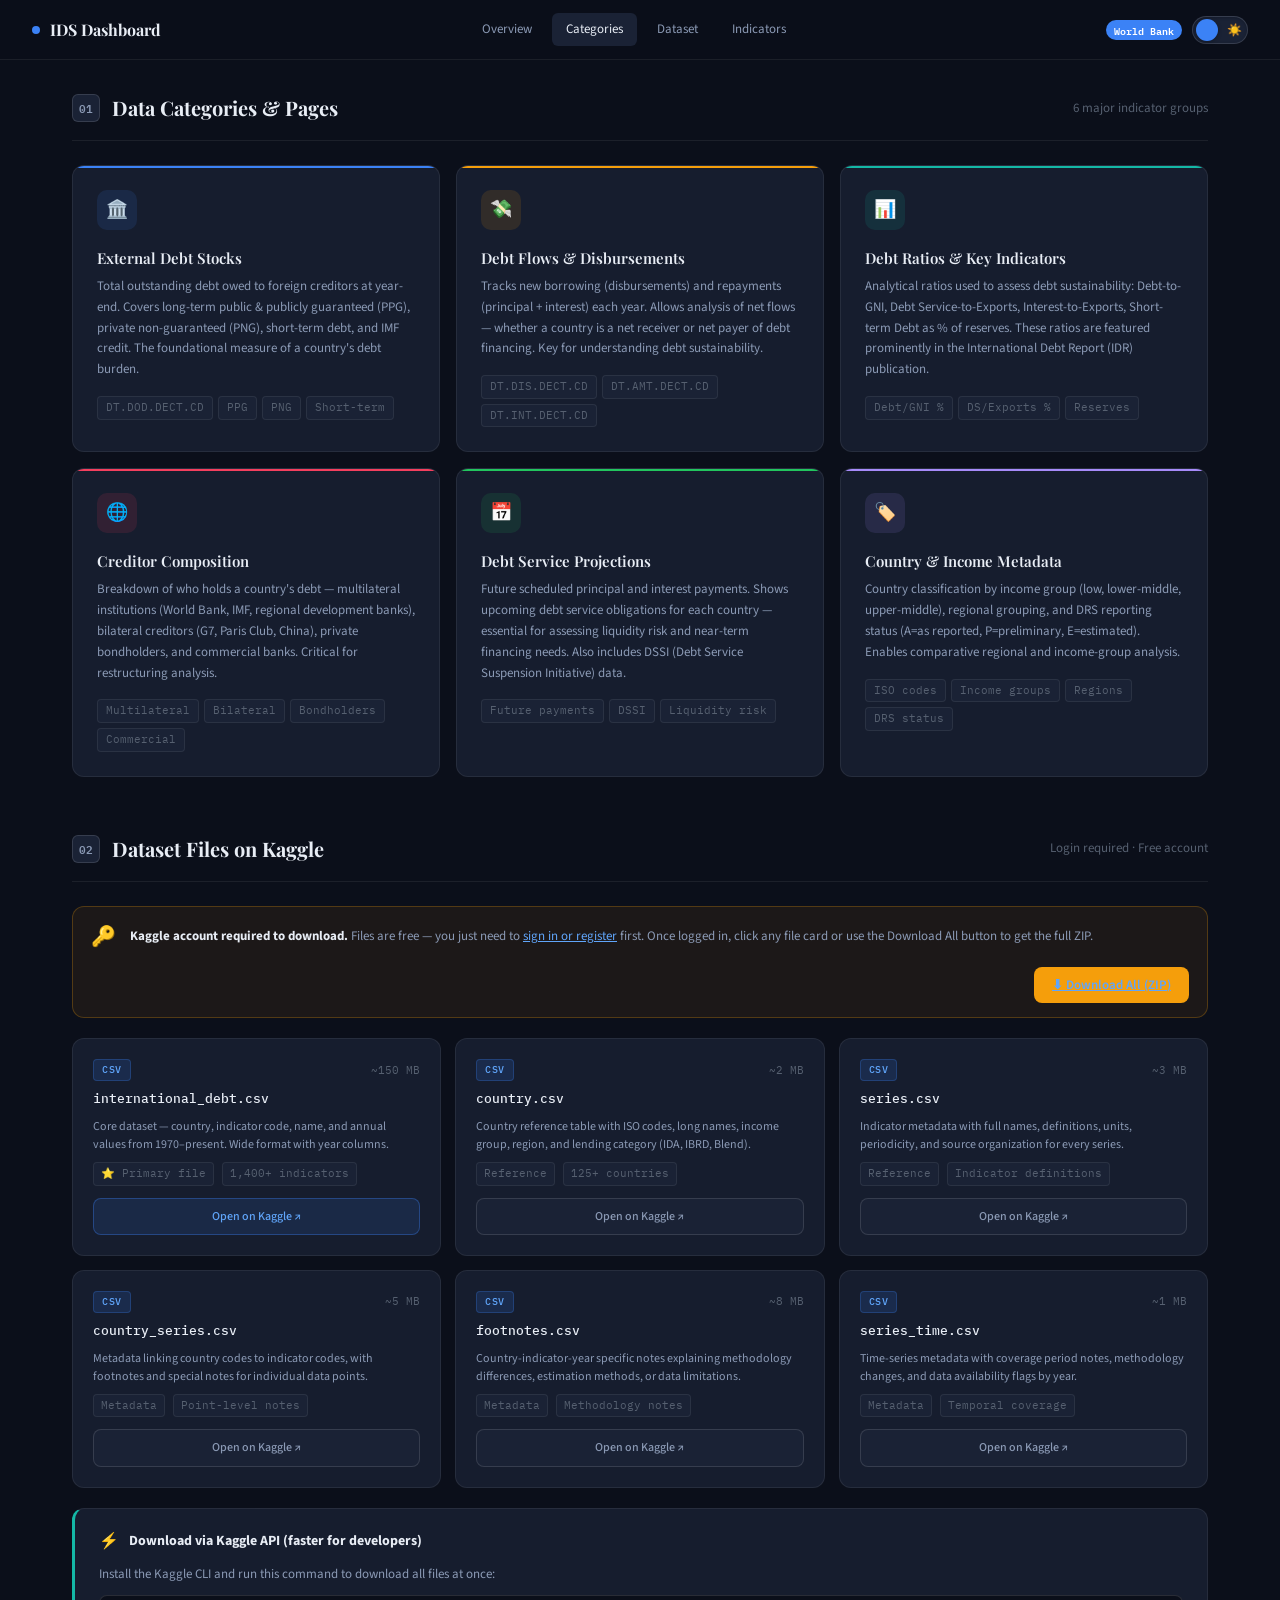
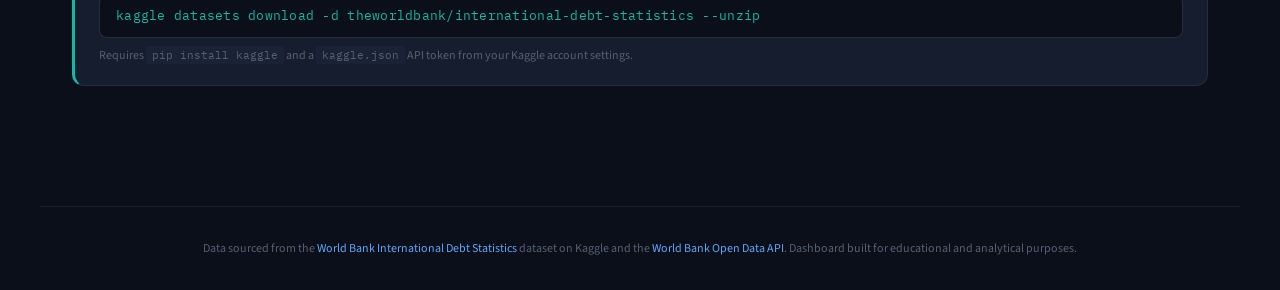
<file: FINALS-PROJECT/categories.html>
<!DOCTYPE html>
<html lang="en">
<head>
<meta charset="UTF-8">
<meta name="viewport" content="width=device-width, initial-scale=1.0">
<title>Categories — International Debt Statistics</title>
<link href="https://fonts.googleapis.com/css2?family=Playfair+Display:wght@600;700;800;900&family=Source+Sans+3:wght@300;400;500;600&family=IBM+Plex+Mono:wght@400;500&family=Special+Elite&family=Courier+Prime:wght@400;700&family=Libre+Baskerville:ital,wght@0,400;0,700;1,400&display=swap" rel="stylesheet">
<link rel="stylesheet" href="css/styles.css">
</head>
<script>
  if (localStorage.getItem('ids-theme') === 'light') {
    document.documentElement.classList.add('light');
  }
</script>
<body>

<nav>
  <div class="nav-brand">
    <span class="dot"></span>
    IDS Dashboard
  </div>
  <div class="nav-links">
    <a href="index.html">Overview</a>
    <a class="active" href="categories.html">Categories</a>
    <a href="dataset.html">Dataset</a>
    <a href="indicators.html">Indicators</a>
  </div>
  <div style="display:flex;align-items:center;gap:10px;">
    <span class="nav-badge">World Bank</span>
    <button id="theme-toggle" onclick="toggleTheme()" aria-label="Toggle light/dark mode" title="Toggle theme">
      <span class="toggle-track">
        <span class="toggle-thumb"></span>
        <span class="toggle-icon moon">🌙</span>
        <span class="toggle-icon sun">☀️</span>
      </span>
    </button>
  </div>
</nav>

<main style="padding-top:2rem;">
  <section>
    <div class="section-header">
      <span class="section-num">01</span>
      <h2>Data Categories & Pages</h2>
      <p>6 major indicator groups</p>
    </div>
    <div class="cat-grid">
      <div class="cat-card blue">
        <div class="cat-icon blue">🏛️</div>
        <h3>External Debt Stocks</h3>
        <p>Total outstanding debt owed to foreign creditors at year-end. Covers long-term public & publicly guaranteed (PPG), private non-guaranteed (PNG), short-term debt, and IMF credit. The foundational measure of a country's debt burden.</p>
        <div class="cat-tags">
          <span class="tag">DT.DOD.DECT.CD</span>
          <span class="tag">PPG</span>
          <span class="tag">PNG</span>
          <span class="tag">Short-term</span>
        </div>
      </div>
      <div class="cat-card gold">
        <div class="cat-icon gold">💸</div>
        <h3>Debt Flows & Disbursements</h3>
        <p>Tracks new borrowing (disbursements) and repayments (principal + interest) each year. Allows analysis of net flows — whether a country is a net receiver or net payer of debt financing. Key for understanding debt sustainability.</p>
        <div class="cat-tags">
          <span class="tag">DT.DIS.DECT.CD</span>
          <span class="tag">DT.AMT.DECT.CD</span>
          <span class="tag">DT.INT.DECT.CD</span>
        </div>
      </div>
      <div class="cat-card teal">
        <div class="cat-icon teal">📊</div>
        <h3>Debt Ratios & Key Indicators</h3>
        <p>Analytical ratios used to assess debt sustainability: Debt-to-GNI, Debt Service-to-Exports, Interest-to-Exports, Short-term Debt as % of reserves. These ratios are featured prominently in the International Debt Report (IDR) publication.</p>
        <div class="cat-tags">
          <span class="tag">Debt/GNI %</span>
          <span class="tag">DS/Exports %</span>
          <span class="tag">Reserves</span>
        </div>
      </div>
      <div class="cat-card rose">
        <div class="cat-icon rose">🌐</div>
        <h3>Creditor Composition</h3>
        <p>Breakdown of who holds a country's debt — multilateral institutions (World Bank, IMF, regional development banks), bilateral creditors (G7, Paris Club, China), private bondholders, and commercial banks. Critical for restructuring analysis.</p>
        <div class="cat-tags">
          <span class="tag">Multilateral</span>
          <span class="tag">Bilateral</span>
          <span class="tag">Bondholders</span>
          <span class="tag">Commercial</span>
        </div>
      </div>
      <div class="cat-card green">
        <div class="cat-icon green">📅</div>
        <h3>Debt Service Projections</h3>
        <p>Future scheduled principal and interest payments. Shows upcoming debt service obligations for each country — essential for assessing liquidity risk and near-term financing needs. Also includes DSSI (Debt Service Suspension Initiative) data.</p>
        <div class="cat-tags">
          <span class="tag">Future payments</span>
          <span class="tag">DSSI</span>
          <span class="tag">Liquidity risk</span>
        </div>
      </div>
      <div class="cat-card purple">
        <div class="cat-icon purple">🏷️</div>
        <h3>Country & Income Metadata</h3>
        <p>Country classification by income group (low, lower-middle, upper-middle), regional grouping, and DRS reporting status (A=as reported, P=preliminary, E=estimated). Enables comparative regional and income-group analysis.</p>
        <div class="cat-tags">
          <span class="tag">ISO codes</span>
          <span class="tag">Income groups</span>
          <span class="tag">Regions</span>
          <span class="tag">DRS status</span>
        </div>
      </div>
    </div>
  </section>

  <section>
    <div class="section-header">
      <span class="section-num">02</span>
      <h2>Dataset Files on Kaggle</h2>
      <p>Login required &middot; Free account</p>
    </div>

    <div class="dl-notice">
      <div class="dl-notice-icon">&#128273;</div>
      <div>
        <strong>Kaggle account required to download.</strong>
        Files are free &mdash; you just need to <a href="https://www.kaggle.com/account/login" target="_blank" rel="noopener">sign in or register</a> first.
        Once logged in, click any file card or use the Download All button to get the full ZIP.
      </div>
      <a class="dl-all-btn" href="https://www.kaggle.com/datasets/theworldbank/international-debt-statistics/download?datasetVersionNumber=2" target="_blank" rel="noopener">&#11015; Download All (ZIP)</a>
    </div>

    <div class="dl-grid">
      <div class="dl-card">
        <div class="dl-card-top"><span class="dl-badge">CSV</span><span class="dl-size">~150 MB</span></div>
        <h4>international_debt.csv</h4>
        <p>Core dataset &mdash; country, indicator code, name, and annual values from 1970&ndash;present. Wide format with year columns.</p>
        <div class="dl-meta"><span>&#11088; Primary file</span><span>1,400+ indicators</span></div>
        <a class="dl-btn primary" href="https://www.kaggle.com/datasets/theworldbank/international-debt-statistics?select=international_debt.csv" target="_blank" rel="noopener">Open on Kaggle &#8599;</a>
      </div>
      <div class="dl-card">
        <div class="dl-card-top"><span class="dl-badge">CSV</span><span class="dl-size">~2 MB</span></div>
        <h4>country.csv</h4>
        <p>Country reference table with ISO codes, long names, income group, region, and lending category (IDA, IBRD, Blend).</p>
        <div class="dl-meta"><span>Reference</span><span>125+ countries</span></div>
        <a class="dl-btn" href="https://www.kaggle.com/datasets/theworldbank/international-debt-statistics?select=country.csv" target="_blank" rel="noopener">Open on Kaggle &#8599;</a>
      </div>
      <div class="dl-card">
        <div class="dl-card-top"><span class="dl-badge">CSV</span><span class="dl-size">~3 MB</span></div>
        <h4>series.csv</h4>
        <p>Indicator metadata with full names, definitions, units, periodicity, and source organization for every series.</p>
        <div class="dl-meta"><span>Reference</span><span>Indicator definitions</span></div>
        <a class="dl-btn" href="https://www.kaggle.com/datasets/theworldbank/international-debt-statistics?select=series.csv" target="_blank" rel="noopener">Open on Kaggle &#8599;</a>
      </div>
      <div class="dl-card">
        <div class="dl-card-top"><span class="dl-badge">CSV</span><span class="dl-size">~5 MB</span></div>
        <h4>country_series.csv</h4>
        <p>Metadata linking country codes to indicator codes, with footnotes and special notes for individual data points.</p>
        <div class="dl-meta"><span>Metadata</span><span>Point-level notes</span></div>
        <a class="dl-btn" href="https://www.kaggle.com/datasets/theworldbank/international-debt-statistics?select=country_series.csv" target="_blank" rel="noopener">Open on Kaggle &#8599;</a>
      </div>
      <div class="dl-card">
        <div class="dl-card-top"><span class="dl-badge">CSV</span><span class="dl-size">~8 MB</span></div>
        <h4>footnotes.csv</h4>
        <p>Country-indicator-year specific notes explaining methodology differences, estimation methods, or data limitations.</p>
        <div class="dl-meta"><span>Metadata</span><span>Methodology notes</span></div>
        <a class="dl-btn" href="https://www.kaggle.com/datasets/theworldbank/international-debt-statistics?select=footnotes.csv" target="_blank" rel="noopener">Open on Kaggle &#8599;</a>
      </div>
      <div class="dl-card">
        <div class="dl-card-top"><span class="dl-badge">CSV</span><span class="dl-size">~1 MB</span></div>
        <h4>series_time.csv</h4>
        <p>Time-series metadata with coverage period notes, methodology changes, and data availability flags by year.</p>
        <div class="dl-meta"><span>Metadata</span><span>Temporal coverage</span></div>
        <a class="dl-btn" href="https://www.kaggle.com/datasets/theworldbank/international-debt-statistics?select=series_time.csv" target="_blank" rel="noopener">Open on Kaggle &#8599;</a>
      </div>
    </div>

    <div class="api-tip">
      <div style="display:flex;align-items:center;gap:10px;margin-bottom:10px;">
        <span style="font-size:16px;">&#9889;</span>
        <strong style="font-size:14px;">Download via Kaggle API (faster for developers)</strong>
      </div>
      <p style="font-size:13px;color:var(--text2);margin-bottom:10px;">Install the Kaggle CLI and run this command to download all files at once:</p>
      <div class="code-block">kaggle datasets download -d theworldbank/international-debt-statistics --unzip</div>
      <p style="font-size:12px;color:var(--text3);margin-top:8px;">Requires <code style="font-family:var(--font-mono);font-size:11px;background:var(--bg3);padding:2px 6px;border-radius:3px;">pip install kaggle</code> and a <code style="font-family:var(--font-mono);font-size:11px;background:var(--bg3);padding:2px 6px;border-radius:3px;">kaggle.json</code> API token from your Kaggle account settings.</p>
    </div>
  </section>
</main>

<footer>
  Data sourced from the <a href="https://www.kaggle.com/datasets/theworldbank/international-debt-statistics" target="_blank">World Bank International Debt Statistics</a> dataset on Kaggle
  and the <a href="https://data.worldbank.org" target="_blank">World Bank Open Data API</a>.
  Dashboard built for educational and analytical purposes.
</footer>

<script src="js/script.js"></script>
</body>
</html>
</file>
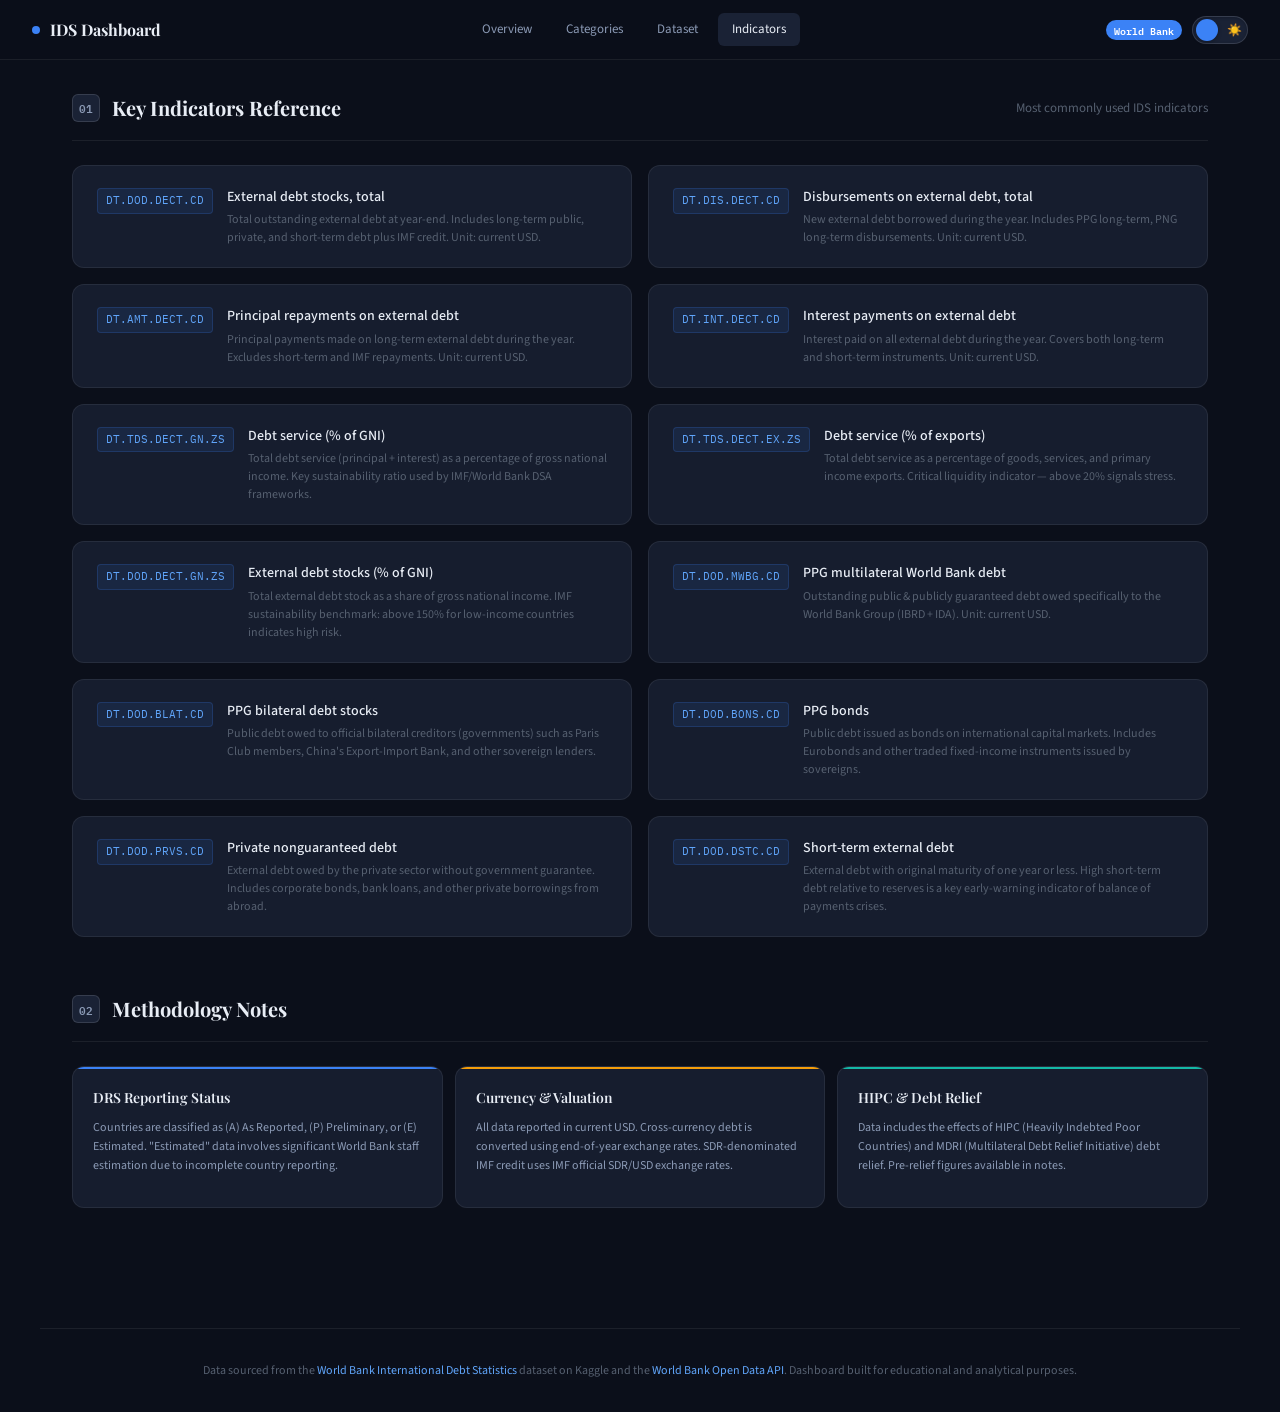
<file: FINALS-PROJECT/indicators.html>
<!DOCTYPE html>
<html lang="en">
<head>
<meta charset="UTF-8">
<meta name="viewport" content="width=device-width, initial-scale=1.0">
<title>Indicators — International Debt Statistics</title>
<link href="https://fonts.googleapis.com/css2?family=Playfair+Display:wght@600;700;800;900&family=Source+Sans+3:wght@300;400;500;600&family=IBM+Plex+Mono:wght@400;500&family=Special+Elite&family=Courier+Prime:wght@400;700&family=Libre+Baskerville:ital,wght@0,400;0,700;1,400&display=swap" rel="stylesheet">
<link rel="stylesheet" href="css/styles.css">
<script>
  if (localStorage.getItem('ids-theme') === 'light') {
    document.documentElement.classList.add('light');
  }
</script>
</head>
<body>

<nav>
  <div class="nav-brand">
    <span class="dot"></span>
    IDS Dashboard
  </div>
  <div class="nav-links">
    <a href="index.html">Overview</a>
    <a href="categories.html">Categories</a>
    <a href="dataset.html">Dataset</a>
    <a class="active" href="indicators.html">Indicators</a>
  </div>
  <div style="display:flex;align-items:center;gap:10px;">
    <span class="nav-badge">World Bank</span>
    <button id="theme-toggle" onclick="toggleTheme()" aria-label="Toggle light/dark mode" title="Toggle theme">
      <span class="toggle-track">
        <span class="toggle-thumb"></span>
        <span class="toggle-icon moon">🌙</span>
        <span class="toggle-icon sun">☀️</span>
      </span>
    </button>
  </div>
</nav>

<main style="padding-top:2rem;">
  <section>
    <div class="section-header">
      <span class="section-num">01</span>
      <h2>Key Indicators Reference</h2>
      <p>Most commonly used IDS indicators</p>
    </div>
    <div class="ind-grid">
      <div class="ind-card">
        <span class="ind-num">DT.DOD.DECT.CD</span>
        <div class="ind-content">
          <h4>External debt stocks, total</h4>
          <p>Total outstanding external debt at year-end. Includes long-term public, private, and short-term debt plus IMF credit. Unit: current USD.</p>
        </div>
      </div>
      <div class="ind-card">
        <span class="ind-num">DT.DIS.DECT.CD</span>
        <div class="ind-content">
          <h4>Disbursements on external debt, total</h4>
          <p>New external debt borrowed during the year. Includes PPG long-term, PNG long-term disbursements. Unit: current USD.</p>
        </div>
      </div>
      <div class="ind-card">
        <span class="ind-num">DT.AMT.DECT.CD</span>
        <div class="ind-content">
          <h4>Principal repayments on external debt</h4>
          <p>Principal payments made on long-term external debt during the year. Excludes short-term and IMF repayments. Unit: current USD.</p>
        </div>
      </div>
      <div class="ind-card">
        <span class="ind-num">DT.INT.DECT.CD</span>
        <div class="ind-content">
          <h4>Interest payments on external debt</h4>
          <p>Interest paid on all external debt during the year. Covers both long-term and short-term instruments. Unit: current USD.</p>
        </div>
      </div>
      <div class="ind-card">
        <span class="ind-num">DT.TDS.DECT.GN.ZS</span>
        <div class="ind-content">
          <h4>Debt service (% of GNI)</h4>
          <p>Total debt service (principal + interest) as a percentage of gross national income. Key sustainability ratio used by IMF/World Bank DSA frameworks.</p>
        </div>
      </div>
      <div class="ind-card">
        <span class="ind-num">DT.TDS.DECT.EX.ZS</span>
        <div class="ind-content">
          <h4>Debt service (% of exports)</h4>
          <p>Total debt service as a percentage of goods, services, and primary income exports. Critical liquidity indicator — above 20% signals stress.</p>
        </div>
      </div>
      <div class="ind-card">
        <span class="ind-num">DT.DOD.DECT.GN.ZS</span>
        <div class="ind-content">
          <h4>External debt stocks (% of GNI)</h4>
          <p>Total external debt stock as a share of gross national income. IMF sustainability benchmark: above 150% for low-income countries indicates high risk.</p>
        </div>
      </div>
      <div class="ind-card">
        <span class="ind-num">DT.DOD.MWBG.CD</span>
        <div class="ind-content">
          <h4>PPG multilateral World Bank debt</h4>
          <p>Outstanding public & publicly guaranteed debt owed specifically to the World Bank Group (IBRD + IDA). Unit: current USD.</p>
        </div>
      </div>
      <div class="ind-card">
        <span class="ind-num">DT.DOD.BLAT.CD</span>
        <div class="ind-content">
          <h4>PPG bilateral debt stocks</h4>
          <p>Public debt owed to official bilateral creditors (governments) such as Paris Club members, China's Export-Import Bank, and other sovereign lenders.</p>
        </div>
      </div>
      <div class="ind-card">
        <span class="ind-num">DT.DOD.BONS.CD</span>
        <div class="ind-content">
          <h4>PPG bonds</h4>
          <p>Public debt issued as bonds on international capital markets. Includes Eurobonds and other traded fixed-income instruments issued by sovereigns.</p>
        </div>
      </div>
      <div class="ind-card">
        <span class="ind-num">DT.DOD.PRVS.CD</span>
        <div class="ind-content">
          <h4>Private nonguaranteed debt</h4>
          <p>External debt owed by the private sector without government guarantee. Includes corporate bonds, bank loans, and other private borrowings from abroad.</p>
        </div>
      </div>
      <div class="ind-card">
        <span class="ind-num">DT.DOD.DSTC.CD</span>
        <div class="ind-content">
          <h4>Short-term external debt</h4>
          <p>External debt with original maturity of one year or less. High short-term debt relative to reserves is a key early-warning indicator of balance of payments crises.</p>
        </div>
      </div>
    </div>
  </section>

  <section>
    <div class="section-header">
      <span class="section-num">02</span>
      <h2>Methodology Notes</h2>
    </div>
    <div style="display:grid;grid-template-columns:1fr 1fr 1fr;gap:12px;">
      <div class="cat-card blue" style="padding:1.25rem;">
        <h3 style="font-size:14px;margin-bottom:8px;">DRS Reporting Status</h3>
        <p style="font-size:12px;margin-bottom:0.75rem;">Countries are classified as (A) As Reported, (P) Preliminary, or (E) Estimated. "Estimated" data involves significant World Bank staff estimation due to incomplete country reporting.</p>
      </div>
      <div class="cat-card gold" style="padding:1.25rem;">
        <h3 style="font-size:14px;margin-bottom:8px;">Currency & Valuation</h3>
        <p style="font-size:12px;margin-bottom:0.75rem;">All data reported in current USD. Cross-currency debt is converted using end-of-year exchange rates. SDR-denominated IMF credit uses IMF official SDR/USD exchange rates.</p>
      </div>
      <div class="cat-card teal" style="padding:1.25rem;">
        <h3 style="font-size:14px;margin-bottom:8px;">HIPC & Debt Relief</h3>
        <p style="font-size:12px;margin-bottom:0.75rem;">Data includes the effects of HIPC (Heavily Indebted Poor Countries) and MDRI (Multilateral Debt Relief Initiative) debt relief. Pre-relief figures available in notes.</p>
      </div>
    </div>
  </section>
</main>

<footer>
  Data sourced from the <a href="https://www.kaggle.com/datasets/theworldbank/international-debt-statistics" target="_blank">World Bank International Debt Statistics</a> dataset on Kaggle
  and the <a href="https://data.worldbank.org" target="_blank">World Bank Open Data API</a>.
  Dashboard built for educational and analytical purposes.
</footer>

<script src="js/script.js"></script>
</body>
</html>
</file>
<file: FINALS-PROJECT/css/styles.css>
*, *::before, *::after { box-sizing: border-box; margin: 0; padding: 0; }

/* ── DARK MODE (default) ── */
:root {
  --bg: #0b0f1a;
  --bg2: #111827;
  --bg3: #1a2235;
  --card: #161d2e;
  --card2: #1e2a40;
  --border: rgba(255,255,255,0.07);
  --border2: rgba(255,255,255,0.12);
  --text: #e8edf5;
  --text2: #8b9ab5;
  --text3: #566070;
  --accent: #3b82f6;
  --accent2: #60a5fa;
  --gold: #f59e0b;
  --teal: #14b8a6;
  --rose: #f43f5e;
  --green: #22c55e;
  --purple: #a78bfa;
  --nav-bg: rgba(11,15,26,0.92);
  --font-head: 'Playfair Display', Georgia, serif;
  --font-body: 'Source Sans 3', 'Helvetica Neue', sans-serif;
  --font-mono: 'IBM Plex Mono', 'Courier New', monospace;
  --radius: 12px;
  --radius-sm: 8px;
}

/* ── LIGHT MODE — VINTAGE TECHY ── */
html.light {
  --bg: #f5f0e8;
  --bg2: #ede7d9;
  --bg3: #e0d9c8;
  --card: #faf6ee;
  --card2: #f0ead8;
  --border: rgba(101,82,50,0.18);
  --border2: rgba(101,82,50,0.32);
  --text: #1a1208;
  --text2: #4a3c28;
  --text3: #8a7a60;
  --accent: #8b4513;
  --accent2: #a0522d;
  --gold: #b8860b;
  --teal: #2e6b5e;
  --rose: #8b2230;
  --green: #3a6b35;
  --purple: #5c3d7a;
  --nav-bg: rgba(232,224,208,0.96);
  --vt-amber: #c8860a;
  --vt-ink: #1a1208;
  --vt-paper: #faf6ee;
  --vt-rule: rgba(101,82,50,0.22);
  --vt-stamp: #7a3020;
}

/* ─── VINTAGE BODY TEXTURE ─── */
html.light body {
  background-color: var(--bg);
  background-image:
    radial-gradient(circle at 1px 1px, rgba(101,82,50,0.08) 1px, transparent 0);
  background-size: 24px 24px;
  font-family: 'Courier Prime', 'Courier New', monospace;
}

/* ─── VINTAGE NAV ─── */
html.light nav {
  background: var(--nav-bg);
  border-bottom: 2px solid var(--border2);
  box-shadow: 0 2px 0 rgba(101,82,50,0.08);
}
html.light .nav-brand {
  font-family: 'Special Elite', serif;
  font-size: 17px;
  letter-spacing: 0.04em;
  color: var(--vt-ink);
}
html.light .nav-brand .dot {
  background: var(--vt-amber);
  width: 7px; height: 7px;
  border-radius: 2px;
}
html.light .nav-links a {
  font-family: 'Courier Prime', monospace;
  font-size: 12px;
  letter-spacing: 0.08em;
  text-transform: uppercase;
  border-radius: 3px;
}
html.light .nav-links a:hover,
html.light .nav-links a.active {
  background: var(--bg3);
  color: var(--vt-ink);
  border: 1px solid var(--border2);
}
html.light .nav-badge {
  background: var(--vt-stamp);
  color: #f5f0e8;
  border-radius: 2px;
  font-family: 'Courier Prime', monospace;
  letter-spacing: 0.06em;
  font-size: 9px;
  padding: 3px 8px;
  text-transform: uppercase;
}

/* ─── VINTAGE HERO ─── */
html.light .hero::before {
  background: radial-gradient(circle, rgba(184,134,11,0.1) 0%, transparent 70%);
}
html.light .hero-tag {
  background: rgba(139,69,19,0.08);
  border: 1px solid rgba(139,69,19,0.3);
  color: var(--accent2);
  font-family: 'Courier Prime', monospace;
  font-size: 11px;
  letter-spacing: 0.1em;
  text-transform: uppercase;
  border-radius: 2px;
}
html.light .hero h1 {
  font-family: 'Special Elite', serif;
  letter-spacing: 0.02em;
  color: var(--vt-ink);
  text-shadow: 1px 1px 0 rgba(101,82,50,0.15);
}
html.light .hero h1 span {
  color: var(--vt-amber);
  text-decoration: underline;
  text-decoration-style: dotted;
  text-underline-offset: 6px;
}
html.light .hero-desc {
  font-family: 'Libre Baskerville', Georgia, serif;
  font-size: 15px;
  color: var(--text2);
  font-style: italic;
  line-height: 1.8;
}

/* ─── VINTAGE STAT PILLS ─── */
html.light .stat-pill {
  background: var(--card);
  border: 1px solid var(--border2);
  border-radius: 4px;
  box-shadow: 3px 3px 0 rgba(101,82,50,0.12);
  position: relative;
}
html.light .stat-pill::after {
  content: '';
  position: absolute;
  inset: 0;
  border-radius: 4px;
  background: repeating-linear-gradient(
    0deg,
    transparent,
    transparent 23px,
    rgba(101,82,50,0.05) 23px,
    rgba(101,82,50,0.05) 24px
  );
  pointer-events: none;
}
html.light .stat-pill .val {
  font-family: 'Special Elite', serif;
  color: var(--vt-amber);
}
html.light .stat-pill .lbl {
  font-family: 'Courier Prime', monospace;
  font-size: 10px;
  letter-spacing: 0.08em;
  text-transform: uppercase;
  color: var(--text3);
}

/* ─── VINTAGE SECTION HEADER ─── */
html.light .section-header {
  border-bottom: 2px solid var(--border2);
}
html.light .section-header h2 {
  font-family: 'Special Elite', serif;
  letter-spacing: 0.04em;
  color: var(--vt-ink);
}
html.light .section-num {
  background: var(--vt-stamp);
  color: #f5f0e8;
  border: none;
  border-radius: 2px;
  font-family: 'Courier Prime', monospace;
}
html.light .section-header p {
  font-family: 'Courier Prime', monospace;
  font-size: 11px;
  letter-spacing: 0.06em;
  text-transform: uppercase;
}

/* ─── VINTAGE CARDS ─── */
html.light .cat-card {
  background: var(--card);
  border: 1px solid var(--border2);
  border-radius: 4px;
  box-shadow: 4px 4px 0 rgba(101,82,50,0.1);
}
html.light .cat-card::before { height: 3px; }
html.light .cat-card.blue::before  { background: repeating-linear-gradient(90deg,var(--accent) 0,var(--accent) 6px,transparent 6px,transparent 10px); }
html.light .cat-card.gold::before  { background: repeating-linear-gradient(90deg,var(--gold) 0,var(--gold) 6px,transparent 6px,transparent 10px); }
html.light .cat-card.teal::before  { background: repeating-linear-gradient(90deg,var(--teal) 0,var(--teal) 6px,transparent 6px,transparent 10px); }
html.light .cat-card.rose::before  { background: repeating-linear-gradient(90deg,var(--rose) 0,var(--rose) 6px,transparent 6px,transparent 10px); }
html.light .cat-card.green::before { background: repeating-linear-gradient(90deg,var(--green) 0,var(--green) 6px,transparent 6px,transparent 10px); }
html.light .cat-card.purple::before{ background: repeating-linear-gradient(90deg,var(--purple) 0,var(--purple) 6px,transparent 6px,transparent 10px); }
html.light .cat-card h3 {
  font-family: 'Special Elite', serif;
  color: var(--vt-ink);
  letter-spacing: 0.03em;
}
html.light .cat-card p {
  font-family: 'Libre Baskerville', serif;
  font-size: 12px;
  line-height: 1.7;
  color: var(--text2);
}
html.light .tag {
  font-family: 'Courier Prime', monospace;
  font-size: 10px;
  background: var(--bg3);
  border: 1px solid var(--border2);
  border-radius: 2px;
  letter-spacing: 0.06em;
  color: var(--text2);
}
html.light .cat-icon.blue   { background: rgba(139,69,19,0.08); }
html.light .cat-icon.gold   { background: rgba(184,134,11,0.1); }
html.light .cat-icon.teal   { background: rgba(46,107,94,0.1); }
html.light .cat-icon.rose   { background: rgba(139,34,48,0.08); }
html.light .cat-icon.green  { background: rgba(58,107,53,0.1); }
html.light .cat-icon.purple { background: rgba(92,61,122,0.1); }

/* ─── VINTAGE CHART CARDS ─── */
html.light .chart-card {
  background: var(--card);
  border: 1px solid var(--border2);
  border-radius: 4px;
  box-shadow: 4px 4px 0 rgba(101,82,50,0.1);
  position: relative;
}
html.light .chart-card::before {
  content: '';
  position: absolute;
  top: 0; left: 0; right: 0;
  height: 3px;
  background: repeating-linear-gradient(90deg,var(--vt-amber) 0,var(--vt-amber) 8px,transparent 8px,transparent 14px);
}
html.light .chart-card h3 {
  font-family: 'Special Elite', serif;
  font-size: 13px;
  letter-spacing: 0.04em;
  color: var(--vt-ink);
}
html.light .chart-card p {
  font-family: 'Courier Prime', monospace;
  font-size: 11px;
  letter-spacing: 0.05em;
  color: var(--text3);
  text-transform: uppercase;
}

/* ─── VINTAGE TABLE ─── */
html.light thead {
  background: var(--bg3);
  border-bottom: 2px solid var(--border2);
}
html.light thead th {
  font-family: 'Courier Prime', monospace;
  font-size: 10px;
  letter-spacing: 0.1em;
  color: var(--text2);
  text-transform: uppercase;
}
html.light tbody tr:hover { background: rgba(184,134,11,0.06); }
html.light td { font-family: 'Courier Prime', monospace; font-size: 12px; }
html.light td.country {
  font-family: 'Libre Baskerville', serif;
  font-weight: 700;
  color: var(--vt-ink);
  font-size: 13px;
}
html.light td.value { color: var(--vt-amber); font-weight: 700; }
html.light td.year  { color: var(--text3); }
html.light .tbl-wrap {
  border: 1px solid var(--border2);
  border-radius: 4px;
  box-shadow: 3px 3px 0 rgba(101,82,50,0.1);
}
html.light .tbl-footer {
  background: var(--bg3);
  font-family: 'Courier Prime', monospace;
  font-size: 11px;
  letter-spacing: 0.04em;
  border-top: 2px solid var(--border2);
}

/* ─── VINTAGE FORM CONTROLS ─── */
html.light .table-controls input,
html.light .table-controls select {
  background: var(--card);
  border: 1px solid var(--border2);
  color: var(--vt-ink);
  font-family: 'Courier Prime', monospace;
  font-size: 13px;
  border-radius: 3px;
  box-shadow: 2px 2px 0 rgba(101,82,50,0.1);
}
html.light .load-btn {
  background: var(--vt-stamp);
  border: 1px solid var(--vt-stamp);
  color: #f5f0e8;
  font-family: 'Courier Prime', monospace;
  font-size: 11px;
  letter-spacing: 0.1em;
  text-transform: uppercase;
  border-radius: 3px;
  box-shadow: 2px 2px 0 rgba(101,82,50,0.25);
}
html.light .load-btn:hover {
  background: #5a2015;
  box-shadow: 1px 1px 0 rgba(101,82,50,0.25);
  transform: translate(1px,1px);
}

/* ─── VINTAGE LIVE BAR ─── */
html.light .live-bar {
  background: rgba(58,107,53,0.07);
  border: 1px solid rgba(58,107,53,0.25);
  font-family: 'Courier Prime', monospace;
  font-size: 12px;
  letter-spacing: 0.04em;
  border-radius: 3px;
}

/* ─── VINTAGE IND CARDS ─── */
html.light .ind-card {
  background: var(--card);
  border: 1px solid var(--border2);
  border-radius: 4px;
  box-shadow: 3px 3px 0 rgba(101,82,50,0.1);
}
html.light .ind-num {
  font-family: 'Courier Prime', monospace;
  background: rgba(139,69,19,0.08);
  border: 1px solid rgba(139,69,19,0.25);
  color: var(--accent);
  border-radius: 2px;
  font-size: 10px;
  letter-spacing: 0.04em;
}
html.light .ind-content h4 {
  font-family: 'Libre Baskerville', serif;
  font-size: 13px;
  color: var(--vt-ink);
}
html.light .ind-content p {
  font-family: 'Courier Prime', monospace;
  font-size: 11px;
  letter-spacing: 0.02em;
  color: var(--text3);
  line-height: 1.6;
}

/* ─── VINTAGE DOWNLOAD CARDS ─── */
html.light .dl-card {
  background: var(--card);
  border: 1px solid var(--border2);
  border-radius: 4px;
  box-shadow: 4px 4px 0 rgba(101,82,50,0.1);
}
html.light .dl-card h4 {
  font-family: 'Courier Prime', monospace;
  font-weight: 700;
  font-size: 13px;
  color: var(--vt-ink);
  letter-spacing: 0.04em;
}
html.light .dl-card p {
  font-family: 'Libre Baskerville', serif;
  font-size: 12px;
  color: var(--text2);
}
html.light .dl-badge {
  background: rgba(139,69,19,0.1);
  border: 1px solid rgba(139,69,19,0.3);
  color: var(--accent);
  border-radius: 2px;
  font-family: 'Courier Prime', monospace;
  font-size: 9px;
  letter-spacing: 0.1em;
}
html.light .dl-size { color: var(--text3); font-family: 'Courier Prime', monospace; font-size: 10px; }
html.light .dl-meta span {
  background: var(--bg3);
  border: 1px solid var(--border2);
  border-radius: 2px;
  font-family: 'Courier Prime', monospace;
  font-size: 10px;
  letter-spacing: 0.05em;
  color: var(--text2);
}
html.light .dl-btn {
  background: var(--bg3);
  border: 1px solid var(--border2);
  color: var(--text2);
  font-family: 'Courier Prime', monospace;
  font-size: 11px;
  letter-spacing: 0.06em;
  text-transform: uppercase;
  border-radius: 2px;
  box-shadow: 2px 2px 0 rgba(101,82,50,0.12);
}
html.light .dl-btn:hover {
  background: var(--card2);
  color: var(--vt-ink);
  border-color: var(--accent);
  box-shadow: 1px 1px 0 rgba(101,82,50,0.12);
  transform: translate(1px,1px);
}
html.light .dl-btn.primary {
  background: rgba(139,69,19,0.1);
  border-color: rgba(139,69,19,0.35);
  color: var(--accent);
}
html.light .dl-all-btn {
  background: var(--vt-amber);
  color: #1a1208;
  border-radius: 2px;
  font-family: 'Courier Prime', monospace;
  font-size: 12px;
  letter-spacing: 0.08em;
  text-transform: uppercase;
  box-shadow: 3px 3px 0 rgba(101,82,50,0.25);
}
html.light .dl-notice {
  background: rgba(184,134,11,0.07);
  border: 1px solid rgba(184,134,11,0.3);
  border-left: 4px solid var(--vt-amber);
  border-radius: 3px;
  font-family: 'Courier Prime', monospace;
  font-size: 12px;
  letter-spacing: 0.02em;
}
html.light .dl-notice strong { color: var(--vt-ink); }
html.light .dl-notice a { color: var(--accent2); }

/* ─── VINTAGE API TIP ─── */
html.light .api-tip {
  background: var(--card);
  border: 1px solid var(--border2);
  border-left: 4px solid var(--vt-amber);
  border-radius: 3px;
  box-shadow: 3px 3px 0 rgba(101,82,50,0.1);
}
html.light .code-block {
  background: #1a1208;
  border: 1px solid rgba(101,82,50,0.5);
  border-radius: 3px;
  color: #c8a84b;
  font-family: 'Courier Prime', monospace;
  font-size: 13px;
  letter-spacing: 0.06em;
  box-shadow: inset 0 1px 4px rgba(0,0,0,0.4);
}

/* ─── VINTAGE FOOTER ─── */
html.light footer {
  border-top: 2px solid var(--border2);
  font-family: 'Courier Prime', monospace;
  font-size: 11px;
  letter-spacing: 0.05em;
  color: var(--text3);
}
html.light footer a { color: var(--accent); }

/* ─── VINTAGE TOGGLE ─── */
html.light .toggle-track {
  background: #e8ddc8;
  border-color: rgba(101,82,50,0.4);
  border-radius: 3px;
  box-shadow: 2px 2px 0 rgba(101,82,50,0.2);
}
html.light .toggle-thumb {
  background: var(--vt-amber);
  border-radius: 2px;
  transform: translateX(28px);
  box-shadow: 1px 1px 0 rgba(101,82,50,0.3);
}

/* smooth transition on theme switch */
body, nav, .cat-card, .chart-card, .ind-card, .dl-card, .stat-pill,
.tbl-wrap, thead, tbody tr, .api-tip, .live-bar, .dl-notice, .dl-all-btn,
.table-controls input, .table-controls select, .tbl-footer, .load-btn,
.dl-btn, .code-block, .nav-links a, footer {
  transition: background-color 0.28s ease, border-color 0.28s ease,
              color 0.22s ease, box-shadow 0.28s ease;
}

body {
  font-family: var(--font-body);
  background: var(--bg);
  color: var(--text);
  min-height: 100vh;
  font-size: 15px;
  line-height: 1.6;
}

/* NAV */
nav {
  position: sticky;
  top: 0;
  z-index: 100;
  background: var(--nav-bg);
  backdrop-filter: blur(12px);
  border-bottom: 1px solid var(--border);
  padding: 0 2rem;
  height: 60px;
  display: flex;
  align-items: center;
  justify-content: space-between;
}
.nav-brand {
  font-family: var(--font-head);
  font-size: 16px;
  font-weight: 700;
  color: var(--text);
  display: flex;
  align-items: center;
  gap: 10px;
}
.nav-brand .dot {
  width: 8px; height: 8px;
  background: var(--accent);
  border-radius: 50%;
  animation: pulse 2s infinite;
}
@keyframes pulse {
  0%,100% { opacity:1; }
  50% { opacity:0.4; }
}
.nav-links {
  display: flex;
  gap: 6px;
}
.nav-links a {
  color: var(--text2);
  text-decoration: none;
  font-size: 13px;
  padding: 6px 14px;
  border-radius: 6px;
  transition: all 0.2s;
  cursor: pointer;
}
.nav-links a:hover, .nav-links a.active {
  background: var(--bg3);
  color: var(--text);
}
.nav-badge {
  background: var(--accent);
  color: white;
  font-size: 10px;
  font-weight: 600;
  padding: 2px 8px;
  border-radius: 20px;
  font-family: var(--font-mono);
}

/* HERO */
.hero {
  padding: 5rem 2rem 3rem;
  max-width: 1200px;
  margin: 0 auto;
  position: relative;
  overflow: hidden;
}
.hero::before {
  content: '';
  position: absolute;
  top: -100px; right: -200px;
  width: 600px; height: 600px;
  background: radial-gradient(circle, rgba(59,130,246,0.08) 0%, transparent 70%);
  pointer-events: none;
}
.hero-tag {
  display: inline-flex;
  align-items: center;
  gap: 6px;
  background: rgba(59,130,246,0.1);
  border: 1px solid rgba(59,130,246,0.25);
  color: var(--accent2);
  font-size: 12px;
  font-family: var(--font-mono);
  padding: 4px 12px;
  border-radius: 20px;
  margin-bottom: 1.5rem;
}
.hero h1 {
  font-family: var(--font-head);
  font-size: clamp(2.5rem, 5vw, 4rem);
  font-weight: 800;
  line-height: 1.05;
  letter-spacing: -0.01em;
  margin-bottom: 1rem;
}
.hero h1 span { color: var(--accent2); }
.hero-desc {
  font-size: 16px;
  color: var(--text2);
  max-width: 620px;
  margin-bottom: 2.5rem;
  line-height: 1.7;
}
.hero-stats {
  display: grid;
  grid-template-columns: repeat(4, 1fr);
  gap: 12px;
}
.stat-pill {
  background: var(--card);
  border: 1px solid var(--border);
  border-radius: var(--radius);
  padding: 1rem 1.25rem;
  transition: border-color 0.2s;
}
.stat-pill:hover { border-color: var(--border2); }
.stat-pill .val {
  font-family: var(--font-head);
  font-size: 22px;
  font-weight: 700;
  color: var(--text);
  display: block;
  margin-bottom: 2px;
}
.stat-pill .lbl { font-size: 12px; color: var(--text3); }

/* MAIN */
main {
  max-width: 1200px;
  margin: 0 auto;
  padding: 0 2rem 4rem;
}

/* SECTION */
section { margin-bottom: 3.5rem; }
.section-header {
  display: flex;
  align-items: center;
  gap: 12px;
  margin-bottom: 1.5rem;
  padding-bottom: 1rem;
  border-bottom: 1px solid var(--border);
}
.section-header h2 {
  font-family: var(--font-head);
  font-size: 20px;
  font-weight: 700;
}
.section-num {
  width: 28px; height: 28px;
  background: var(--bg3);
  border: 1px solid var(--border2);
  border-radius: 6px;
  display: flex;
  align-items: center;
  justify-content: center;
  font-size: 11px;
  font-weight: 600;
  font-family: var(--font-mono);
  color: var(--text2);
  flex-shrink: 0;
}
.section-header p {
  font-size: 13px;
  color: var(--text3);
  margin-left: auto;
}

/* CATEGORY CARDS */
.cat-grid {
  display: grid;
  grid-template-columns: repeat(3, 1fr);
  gap: 16px;
}
.cat-card {
  background: var(--card);
  border: 1px solid var(--border);
  border-radius: var(--radius);
  padding: 1.5rem;
  transition: all 0.2s;
  cursor: default;
  position: relative;
  overflow: hidden;
}
.cat-card::before {
  content: '';
  position: absolute;
  top: 0; left: 0; right: 0;
  height: 2px;
}
.cat-card.blue::before { background: var(--accent); }
.cat-card.gold::before { background: var(--gold); }
.cat-card.teal::before { background: var(--teal); }
.cat-card.rose::before { background: var(--rose); }
.cat-card.green::before { background: var(--green); }
.cat-card.purple::before { background: var(--purple); }
.cat-card:hover { border-color: var(--border2); transform: translateY(-2px); }
.cat-icon {
  width: 40px; height: 40px;
  border-radius: 10px;
  display: flex; align-items: center; justify-content: center;
  font-size: 18px;
  margin-bottom: 1rem;
}
.cat-icon.blue { background: rgba(59,130,246,0.12); }
.cat-icon.gold { background: rgba(245,158,11,0.12); }
.cat-icon.teal { background: rgba(20,184,166,0.12); }
.cat-icon.rose { background: rgba(244,63,94,0.12); }
.cat-icon.green { background: rgba(34,197,94,0.12); }
.cat-icon.purple { background: rgba(167,139,250,0.12); }
.cat-card h3 {
  font-family: var(--font-head);
  font-size: 15px;
  font-weight: 600;
  margin-bottom: 6px;
}
.cat-card p {
  font-size: 13px;
  color: var(--text2);
  line-height: 1.6;
  margin-bottom: 1rem;
}
.cat-tags {
  display: flex;
  flex-wrap: wrap;
  gap: 5px;
}
.tag {
  font-size: 11px;
  font-family: var(--font-mono);
  color: var(--text3);
  background: var(--bg3);
  border: 1px solid var(--border);
  padding: 2px 8px;
  border-radius: 4px;
}

/* DATASET TABLE */
.table-controls {
  display: flex;
  gap: 10px;
  margin-bottom: 1rem;
  align-items: center;
  flex-wrap: wrap;
}
.table-controls input, .table-controls select {
  background: var(--card);
  border: 1px solid var(--border2);
  color: var(--text);
  padding: 8px 14px;
  border-radius: var(--radius-sm);
  font-family: var(--font-body);
  font-size: 13px;
  outline: none;
  transition: border-color 0.2s;
}
.table-controls input { flex: 1; min-width: 200px; }
.table-controls input:focus, .table-controls select:focus { border-color: var(--accent); }
.table-controls select option { background: var(--bg2); }
.tbl-wrap {
  border-radius: var(--radius);
  border: 1px solid var(--border);
  overflow: hidden;
}
.tbl-inner { overflow-x: auto; max-height: 420px; overflow-y: auto; }
table { width: 100%; border-collapse: collapse; font-size: 13px; }
thead { position: sticky; top: 0; z-index: 2; background: var(--bg3); }
thead th {
  text-align: left;
  padding: 12px 16px;
  font-weight: 500;
  font-size: 11px;
  text-transform: uppercase;
  letter-spacing: 0.06em;
  color: var(--text3);
  border-bottom: 1px solid var(--border);
  white-space: nowrap;
}
tbody tr { border-bottom: 1px solid var(--border); transition: background 0.15s; }
tbody tr:last-child { border-bottom: none; }
tbody tr:hover { background: rgba(59,130,246,0.04); }
td { padding: 11px 16px; color: var(--text2); font-size: 13px; }
td.country { color: var(--text); font-weight: 500; }
td.value { font-family: var(--font-mono); color: var(--accent2); font-size: 12px; }
td.indicator { font-size: 12px; color: var(--text2); max-width: 260px; }
td.year { font-family: var(--font-mono); color: var(--text3); font-size: 12px; }
.tbl-footer {
  background: var(--bg3);
  border-top: 1px solid var(--border);
  padding: 10px 16px;
  font-size: 12px;
  color: var(--text3);
  display: flex;
  justify-content: space-between;
  align-items: center;
}
.load-btn {
  background: rgba(59,130,246,0.1);
  border: 1px solid rgba(59,130,246,0.3);
  color: var(--accent2);
  padding: 6px 14px;
  border-radius: 6px;
  font-size: 12px;
  cursor: pointer;
  font-family: var(--font-body);
  transition: all 0.2s;
}
.load-btn:hover { background: rgba(59,130,246,0.2); }
.load-btn:disabled { opacity: 0.4; cursor: default; }
.upload-btn {
  background: rgba(20,184,166,0.1);
  border: 1px solid rgba(20,184,166,0.3);
  color: var(--teal);
  padding: 6px 14px;
  border-radius: 6px;
  font-size: 12px;
  cursor: pointer;
  font-family: var(--font-body);
  transition: all 0.2s;
}
.upload-btn:hover { background: rgba(20,184,166,0.2); }

/* ─── ANIMATIONS ─── */
@keyframes fadeInUp {
  from {
    opacity: 0;
    transform: translateY(20px);
  }
  to {
    opacity: 1;
    transform: translateY(0);
  }
}

@keyframes slideInLeft {
  from {
    opacity: 0;
    transform: translateX(-15px);
  }
  to {
    opacity: 1;
    transform: translateX(0);
  }
}

@keyframes slideInRight {
  from {
    opacity: 0;
    transform: translateX(15px);
  }
  to {
    opacity: 1;
    transform: translateX(0);
  }
}

@keyframes scaleIn {
  from {
    opacity: 0;
    transform: scale(0.95);
  }
  to {
    opacity: 1;
    transform: scale(1);
  }
}

@keyframes chartBars {
  from {
    opacity: 0;
    transform: scaleY(0);
    transform-origin: bottom;
  }
  to {
    opacity: 1;
    transform: scaleY(1);
  }
}

/* CHARTS */
.charts-row {
  display: grid;
  grid-template-columns: 1fr 1fr;
  gap: 16px;
  margin-bottom: 16px;
}
.chart-card {
  background: var(--card);
  border: 1px solid var(--border);
  border-radius: var(--radius);
  padding: 1.5rem;
  animation: fadeInUp 0.6s ease-out forwards;
}
.chart-card:nth-child(1) { animation-delay: 0.1s; }
.chart-card:nth-child(2) { animation-delay: 0.2s; }
.chart-card:nth-child(3) { animation-delay: 0.3s; }
.chart-card:nth-child(4) { animation-delay: 0.4s; }
.chart-card h3 {
  font-family: var(--font-head);
  font-size: 14px;
  font-weight: 600;
  margin-bottom: 4px;
}
.chart-card p { font-size: 12px; color: var(--text3); margin-bottom: 1.5rem; }
.chart-wrap { position: relative; }

/* Canvas animation */
canvas {
  animation: fadeInUp 0.8s ease-out !important;
}

/* INDICATORS */
.ind-grid {
  display: grid;
  grid-template-columns: 1fr 1fr;
  gap: 16px;
}
.ind-card {
  background: var(--card);
  border: 1px solid var(--border);
  border-radius: var(--radius);
  padding: 1.25rem 1.5rem;
  display: flex;
  gap: 14px;
  align-items: flex-start;
  transition: border-color 0.2s;
}
.ind-card:hover { border-color: var(--border2); }
.ind-num {
  font-family: var(--font-mono);
  font-size: 11px;
  color: var(--accent2);
  background: rgba(59,130,246,0.1);
  border: 1px solid rgba(59,130,246,0.2);
  padding: 3px 8px;
  border-radius: 4px;
  flex-shrink: 0;
  margin-top: 2px;
}
.ind-content h4 { font-size: 14px; font-weight: 500; margin-bottom: 3px; }
.ind-content p { font-size: 12px; color: var(--text3); line-height: 1.5; }

/* LIVE DATA STATUS */
.live-bar {
  display: flex;
  align-items: center;
  gap: 10px;
  background: rgba(34,197,94,0.07);
  border: 1px solid rgba(34,197,94,0.2);
  border-radius: var(--radius-sm);
  padding: 10px 16px;
  font-size: 13px;
  color: var(--text2);
  margin-bottom: 1.5rem;
}
.live-dot {
  width: 7px; height: 7px;
  background: var(--green);
  border-radius: 50%;
  animation: pulse 1.5s infinite;
  flex-shrink: 0;
}
.live-bar strong { color: var(--green); }

/* LOADING */
.spinner {
  display: inline-block;
  width: 14px; height: 14px;
  border: 2px solid var(--border2);
  border-top-color: var(--accent);
  border-radius: 50%;
  animation: spin 0.7s linear infinite;
}
@keyframes spin { to { transform: rotate(360deg); } }
.loading-row td { color: var(--text3) !important; font-style: italic; }

/* FOOTER */
footer {
  border-top: 1px solid var(--border);
  padding: 2rem;
  text-align: center;
  font-size: 12px;
  color: var(--text3);
  max-width: 1200px;
  margin: 0 auto;
}
footer a { color: var(--accent2); text-decoration: none; }

/* API FETCH STATUS */
#api-status { font-size: 12px; color: var(--text3); font-family: var(--font-mono); }

/* DOWNLOAD COMPONENTS */
.dl-notice {
  display: flex;
  align-items: center;
  gap: 14px;
  background: rgba(245,158,11,0.07);
  border: 1px solid rgba(245,158,11,0.25);
  border-radius: var(--radius);
  padding: 14px 18px;
  font-size: 13px;
  color: var(--text2);
  margin-bottom: 1.25rem;
  flex-wrap: wrap;
}
.dl-notice-icon { font-size: 20px; flex-shrink: 0; }
.dl-notice a { color: var(--accent2); text-decoration: underline; }
.dl-notice strong { color: var(--text); }
.dl-all-btn {
  margin-left: auto;
  background: var(--gold);
  color: #000;
  font-weight: 600;
  font-size: 13px;
  padding: 8px 18px;
  border-radius: var(--radius-sm);
  text-decoration: none;
  white-space: nowrap;
  transition: opacity 0.2s;
  flex-shrink: 0;
}
.dl-all-btn:hover { opacity: 0.85; }

.dl-grid {
  display: grid;
  grid-template-columns: repeat(3, 1fr);
  gap: 14px;
  margin-bottom: 1.25rem;
}
.dl-card {
  background: var(--card);
  border: 1px solid var(--border);
  border-radius: var(--radius);
  padding: 1.25rem;
  display: flex;
  flex-direction: column;
  gap: 8px;
  transition: border-color 0.2s, transform 0.2s;
}
.dl-card:hover { border-color: var(--border2); transform: translateY(-2px); }
.dl-card-top {
  display: flex;
  align-items: center;
  justify-content: space-between;
}
.dl-badge {
  font-family: var(--font-mono);
  font-size: 10px;
  font-weight: 500;
  background: rgba(59,130,246,0.15);
  color: var(--accent2);
  border: 1px solid rgba(59,130,246,0.25);
  padding: 2px 8px;
  border-radius: 4px;
  letter-spacing: 0.05em;
}
.dl-size {
  font-family: var(--font-mono);
  font-size: 11px;
  color: var(--text3);
}
.dl-card h4 {
  font-family: var(--font-mono);
  font-size: 13px;
  font-weight: 500;
  color: var(--text);
}
.dl-card p {
  font-size: 12px;
  color: var(--text2);
  line-height: 1.5;
  flex: 1;
}
.dl-meta {
  display: flex;
  gap: 8px;
  font-size: 11px;
  color: var(--text3);
  font-family: var(--font-mono);
}
.dl-meta span {
  background: var(--bg3);
  border: 1px solid var(--border);
  padding: 2px 7px;
  border-radius: 4px;
}
.dl-btn {
  display: block;
  text-align: center;
  background: var(--bg3);
  border: 1px solid var(--border2);
  color: var(--text2);
  font-size: 12px;
  font-weight: 500;
  padding: 8px 12px;
  border-radius: var(--radius-sm);
  text-decoration: none;
  transition: all 0.2s;
  margin-top: 4px;
}
.dl-btn:hover { background: var(--card2); color: var(--text); border-color: var(--accent); }
.dl-btn.primary {
  background: rgba(59,130,246,0.12);
  border-color: rgba(59,130,246,0.35);
  color: var(--accent2);
}
.dl-btn.primary:hover { background: rgba(59,130,246,0.22); }

.api-tip {
  background: var(--card);
  border: 1px solid var(--border);
  border-left: 3px solid var(--teal);
  border-radius: var(--radius);
  padding: 1.25rem 1.5rem;
}
.code-block {
  background: var(--bg);
  border: 1px solid var(--border2);
  border-radius: var(--radius-sm);
  padding: 10px 16px;
  font-family: var(--font-mono);
  font-size: 13px;
  color: var(--teal);
  letter-spacing: 0.02em;
  overflow-x: auto;
}


/* ── THEME TOGGLE BUTTON ── */
#theme-toggle {
  background: none;
  border: none;
  cursor: pointer;
  padding: 0;
  display: flex;
  align-items: center;
}
.toggle-track {
  position: relative;
  display: flex;
  align-items: center;
  width: 56px;
  height: 28px;
  background: var(--bg3);
  border: 1px solid var(--border2);
  border-radius: 14px;
  padding: 0 5px;
  justify-content: space-between;
  transition: background 0.28s, border-color 0.28s;
  box-shadow: inset 0 1px 3px rgba(0,0,0,0.2);
}
html.light .toggle-track {
  background: #dde8ff;
  border-color: #b8cbf5;
  box-shadow: inset 0 1px 3px rgba(0,0,0,0.08);
}
.toggle-thumb {
  position: absolute;
  left: 3px;
  width: 22px;
  height: 22px;
  border-radius: 50%;
  background: var(--accent);
  transition: transform 0.3s cubic-bezier(0.34,1.56,0.64,1), background 0.28s;
  box-shadow: 0 1px 4px rgba(0,0,0,0.3);
  z-index: 2;
}
html.light .toggle-thumb {
  transform: translateX(28px);
  background: #f59e0b;
}
.toggle-icon {
  font-size: 12px;
  line-height: 1;
  z-index: 1;
  user-select: none;
}
.toggle-icon.moon { order: -1; }
.toggle-icon.sun  { order: 1; }

@media (max-width: 900px) {
  .dl-grid { grid-template-columns: 1fr 1fr; }
  .dl-notice { flex-direction: column; align-items: flex-start; }
  .dl-all-btn { margin-left: 0; width: 100%; text-align: center; }
  .cat-grid { grid-template-columns: 1fr 1fr; }
  .charts-row, .ind-grid { grid-template-columns: 1fr; }
  .hero-stats { grid-template-columns: 1fr 1fr; }
}
@media (max-width: 600px) {
  .cat-grid { grid-template-columns: 1fr; }
  .hero-stats { grid-template-columns: 1fr 1fr; }
  nav { padding: 0 1rem; }
  .hero, main { padding-left: 1rem; padding-right: 1rem; }
  .hero h1 { font-size: 2rem; }
}
/* ── CHART CARD HEADER with switcher ───────────────────────────────── */
.chart-card-header {
  display: flex;
  align-items: flex-start;
  justify-content: space-between;
  gap: 12px;
  flex-wrap: wrap;
  margin-bottom: 4px;
}

.chart-card-header > div:first-child {
  flex: 1;
  min-width: 0;
}

/* ── CHART TYPE SWITCHER ────────────────────────────────────────────── */
.type-switcher {
  display: flex;
  gap: 5px;
  flex-wrap: wrap;
  align-items: center;
  flex-shrink: 0;
}

.type-btn {
  display: inline-flex;
  align-items: center;
  gap: 5px;
  font-size: 11px;
  font-family: inherit;
  padding: 4px 10px;
  border-radius: 20px;
  border: 1px solid transparent;
  background: transparent;
  color: var(--text-muted, #8b9ab5);
  cursor: pointer;
  transition: background 0.15s, color 0.15s, border-color 0.15s;
  white-space: nowrap;
  line-height: 1;
}

.type-btn svg {
  flex-shrink: 0;
  opacity: 0.8;
}

.type-btn:hover {
  background: rgba(255, 255, 255, 0.06);
  color: var(--text, #c8d4e8);
  border-color: rgba(255, 255, 255, 0.1);
}

.type-btn.active {
  background: rgba(59, 130, 246, 0.15);
  color: #3b82f6;
  border-color: rgba(59, 130, 246, 0.35);
  font-weight: 600;
}

.type-btn.active svg {
  opacity: 1;
}

/* Light mode overrides */
.light .type-btn {
  color: var(--text-muted, #8a7560);
}

.light .type-btn:hover {
  background: rgba(0, 0, 0, 0.05);
  color: var(--text, #2a1f0e);
  border-color: rgba(0, 0, 0, 0.12);
}

.light .type-btn.active {
  background: rgba(59, 130, 246, 0.12);
  color: #1d4ed8;
  border-color: rgba(59, 130, 246, 0.3);
}
</file>
